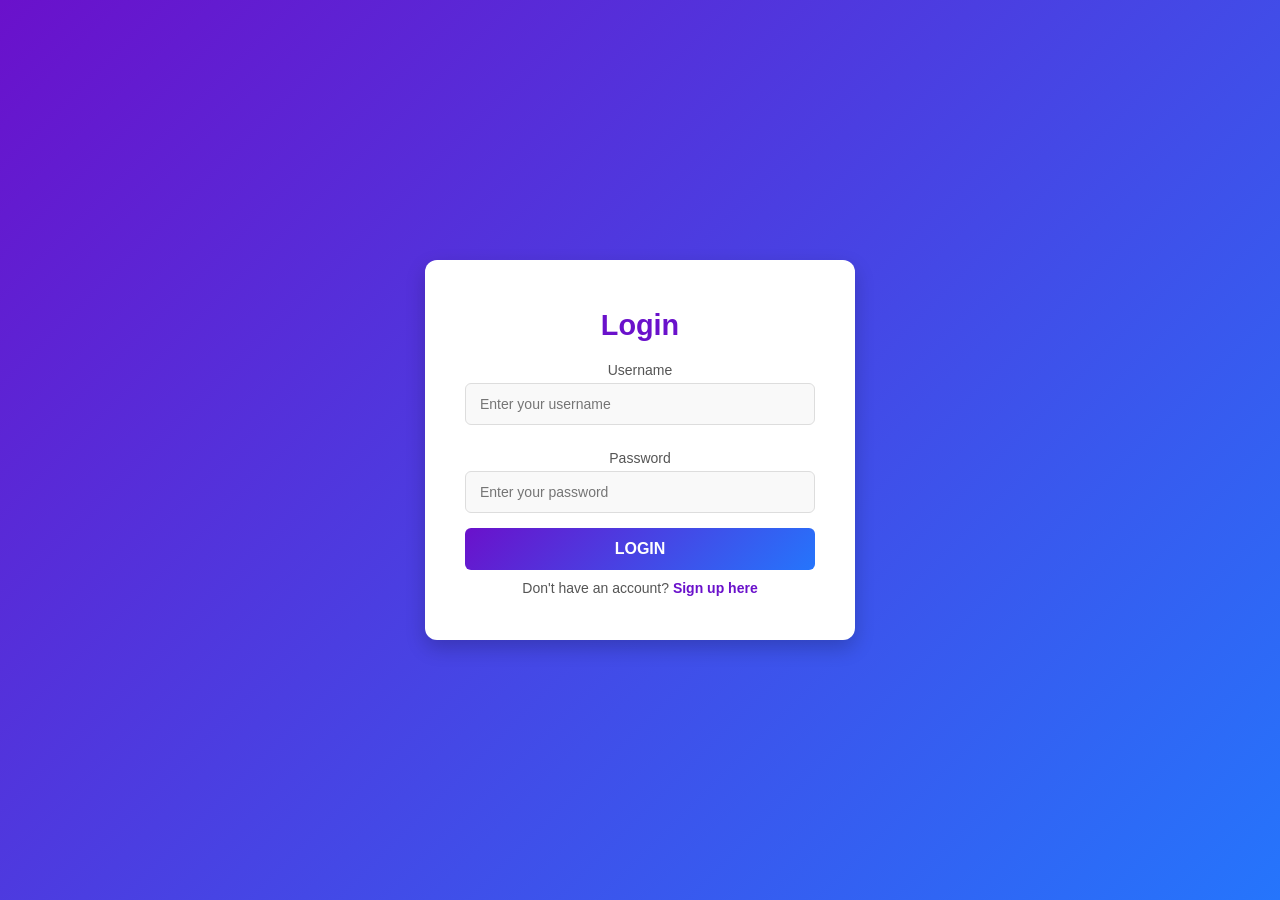
<file: index.html>
<!DOCTYPE html>
<html lang="en">
<head>
    <meta charset="UTF-8">
    <meta name="viewport" content="width=device-width, initial-scale=1.0">
    <title>Login</title>
    <link rel="stylesheet" href="styles.css">
</head>
<body>
    <div class="container">
        <h1>Login</h1>
        <form id="loginForm">
            <label for="username">Username</label>
            <input type="text" id="username" name="username" placeholder="Enter your username" required>

            <label for="password">Password</label>
            <input type="password" id="password" name="password" placeholder="Enter your password" required>

            <button type="button" onclick="window.location.href='devops_links.html'">Login</button>
            <p>Don't have an account? <a href="signup.html">Sign up here</a></p>
        </form>
    </div>
</body>
</html>
</file>
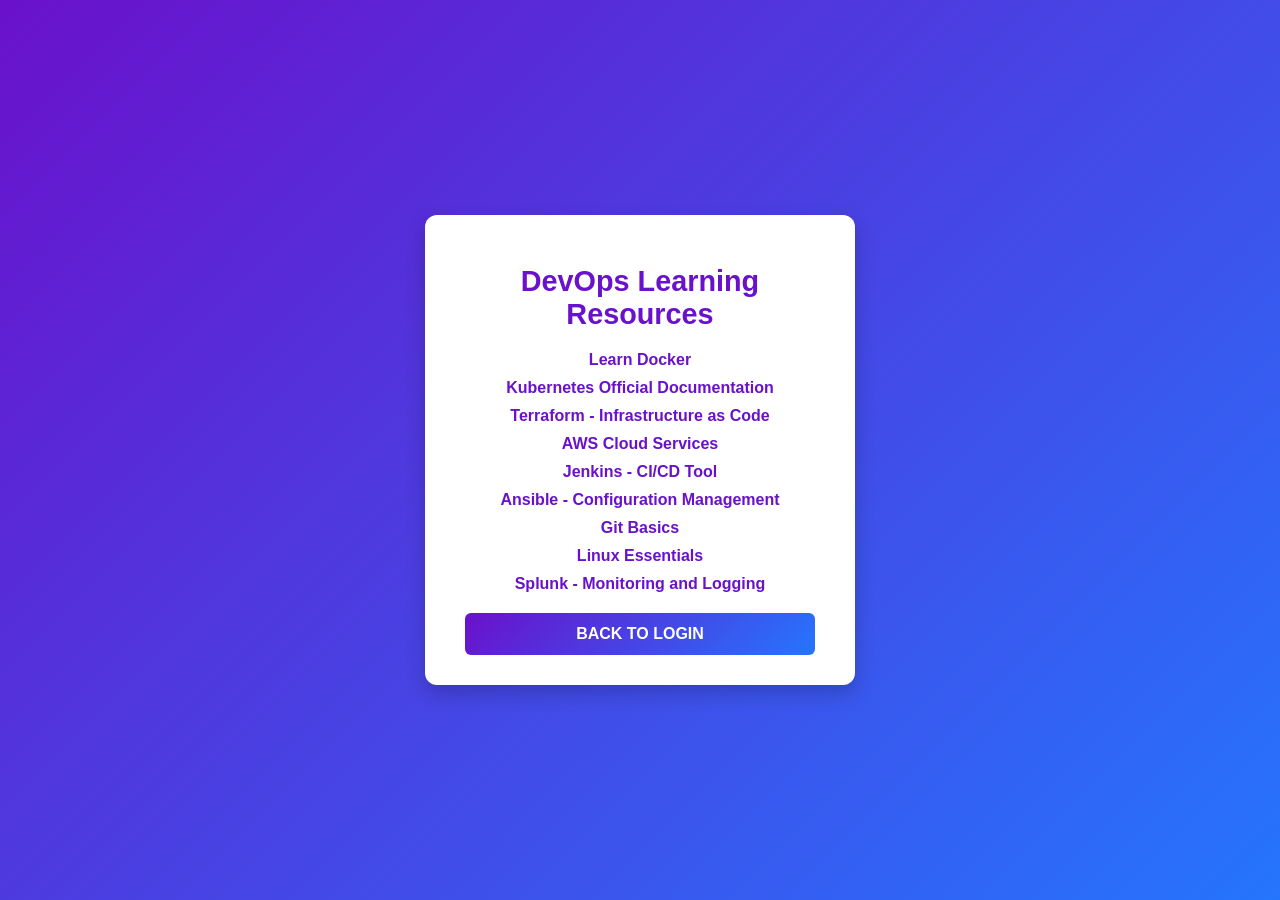
<file: devops_links.html>
<!DOCTYPE html>
<html lang="en">
<head>
    <meta charset="UTF-8">
    <meta name="viewport" content="width=device-width, initial-scale=1.0">
    <title>DevOps Learning Links</title>
    <link rel="stylesheet" href="styles.css">
</head>
<body>
    <div class="container">
        <h1>DevOps Learning Resources</h1>
        <ul>
            <li><a href="https://www.docker.com/" target="_blank">Learn Docker</a></li>
            <li><a href="https://kubernetes.io/" target="_blank">Kubernetes Official Documentation</a></li>
            <li><a href="https://www.terraform.io/" target="_blank">Terraform - Infrastructure as Code</a></li>
            <li><a href="https://aws.amazon.com/" target="_blank">AWS Cloud Services</a></li>
            <li><a href="https://jenkins.io/" target="_blank">Jenkins - CI/CD Tool</a></li>
            <li><a href="https://www.ansible.com/" target="_blank">Ansible - Configuration Management</a></li>
            <li><a href="https://www.git-scm.com/" target="_blank">Git Basics</a></li>
            <li><a href="https://linuxconfig.org/" target="_blank">Linux Essentials</a></li>
            <li><a href="https://www.splunk.com/" target="_blank">Splunk - Monitoring and Logging</a></li>
        </ul>
        <button onclick="window.location.href='index.html'">Back to Login</button>
    </div>
</body>
</html>
</file>
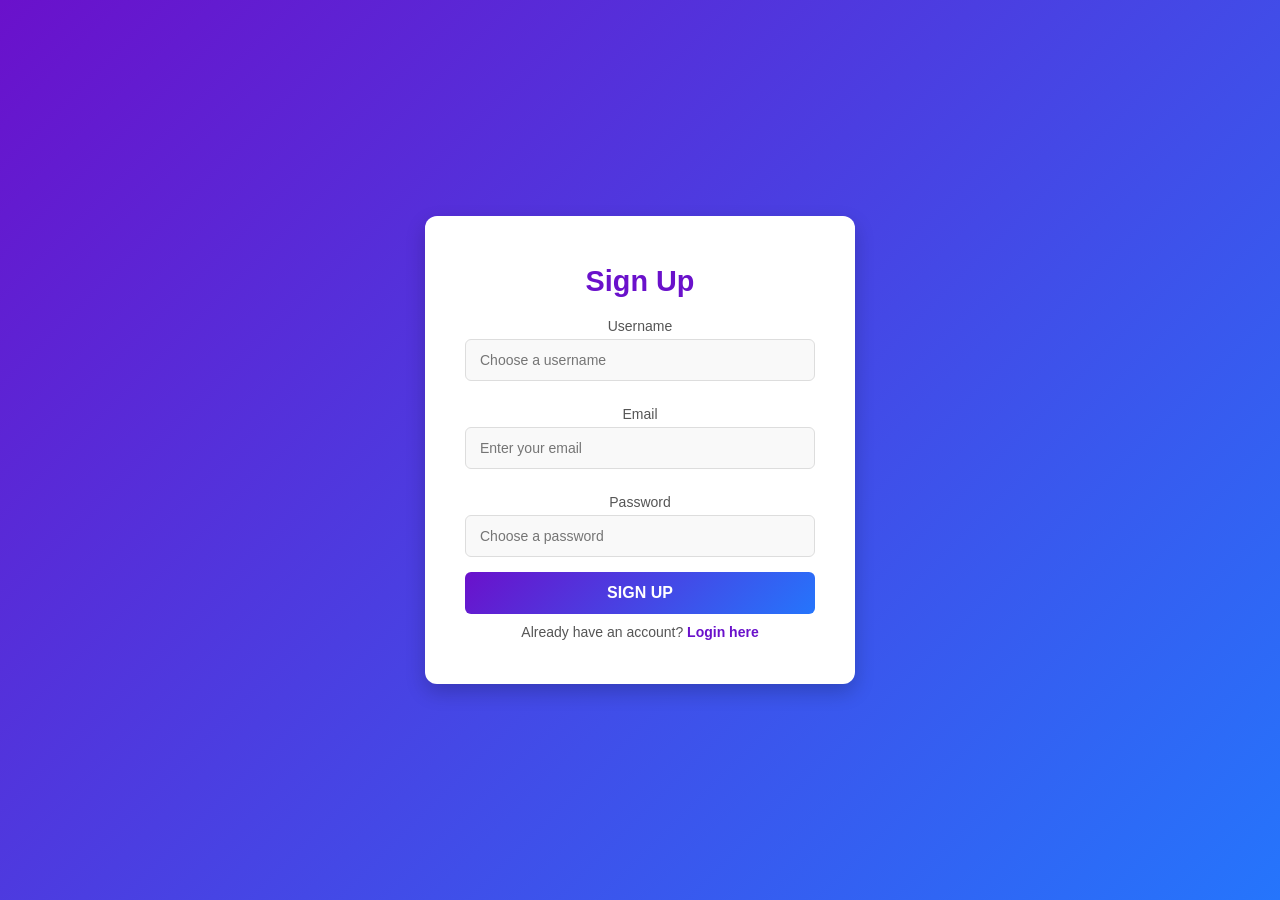
<file: signup.html>
<!DOCTYPE html>
<html lang="en">
<head>
    <meta charset="UTF-8">
    <meta name="viewport" content="width=device-width, initial-scale=1.0">
    <title>Sign Up</title>
    <link rel="stylesheet" href="styles.css">
</head>
<body>
    <div class="container">
        <h1>Sign Up</h1>
        <form id="signupForm">
            <label for="username">Username</label>
            <input type="text" id="username" name="username" placeholder="Choose a username" required>

            <label for="email">Email</label>
            <input type="email" id="email" name="email" placeholder="Enter your email" required>

            <label for="password">Password</label>
            <input type="password" id="password" name="password" placeholder="Choose a password" required>

            <button type="submit">Sign Up</button>
            <p>Already have an account? <a href="index.html">Login here</a></p>
        </form>
    </div>
</body>
</html>
</file>
<file: styles.css>
/* Reset and basic styles */
body {
  font-family: 'Segoe UI', Tahoma, Geneva, Verdana, sans-serif;
  margin: 0;
  padding: 0;
  display: flex;
  justify-content: center;
  align-items: center;
  min-height: 100vh;
  background: linear-gradient(135deg, #6a11cb, #2575fc);
  color: #fff;
}

.container {
  text-align: center;
  background: #fff;
  color: #333;
  padding: 30px 40px;
  border-radius: 12px;
  box-shadow: 0px 8px 20px rgba(0, 0, 0, 0.2);
  width: 350px;
  transition: transform 0.3s ease, box-shadow 0.3s ease;
}

.container:hover {
  transform: translateY(-5px);
  box-shadow: 0px 10px 30px rgba(0, 0, 0, 0.3);
}

h1 {
  font-size: 1.8rem;
  margin-bottom: 20px;
  color: #6a11cb;
  font-weight: bold;
}

form {
  margin-top: 20px;
}

label {
  display: block;
  margin: 10px 0 5px;
  font-size: 14px;
  font-weight: 500;
  color: #555;
}

input {
  width: 100%;
  padding: 12px 14px;
  margin-bottom: 15px;
  border: 1px solid #ddd;
  border-radius: 6px;
  background: #f9f9f9;
  box-sizing: border-box;
  font-size: 14px;
  outline: none;
  transition: border-color 0.3s ease;
}

input:focus {
  border-color: #6a11cb;
}

button {
  width: 100%;
  padding: 12px 16px;
  font-size: 16px;
  color: #fff;
  background: linear-gradient(135deg, #6a11cb, #2575fc);
  border: none;
  border-radius: 6px;
  cursor: pointer;
  font-weight: bold;
  text-transform: uppercase;
  transition: background 0.3s ease, transform 0.2s ease;
}

button:hover {
  background: linear-gradient(135deg, #2575fc, #6a11cb);
  transform: translateY(-2px);
}

p {
  font-size: 14px;
  color: #555;
  margin-top: 10px;
}

a {
  color: #6a11cb;
  text-decoration: none;
  font-weight: bold;
  transition: color 0.3s ease;
}

a:hover {
  color: #2575fc;
  text-decoration: underline;
}

/* Links page styles */
ul {
  list-style: none;
  padding: 0;
  margin: 20px 0;
}

li {
  margin: 10px 0;
  font-size: 16px;
}

li a {
  color: #6a11cb;
  text-decoration: none;
  transition: color 0.3s ease;
}

li a:hover {
  color: #2575fc;
  text-decoration: underline;
}
</file>
